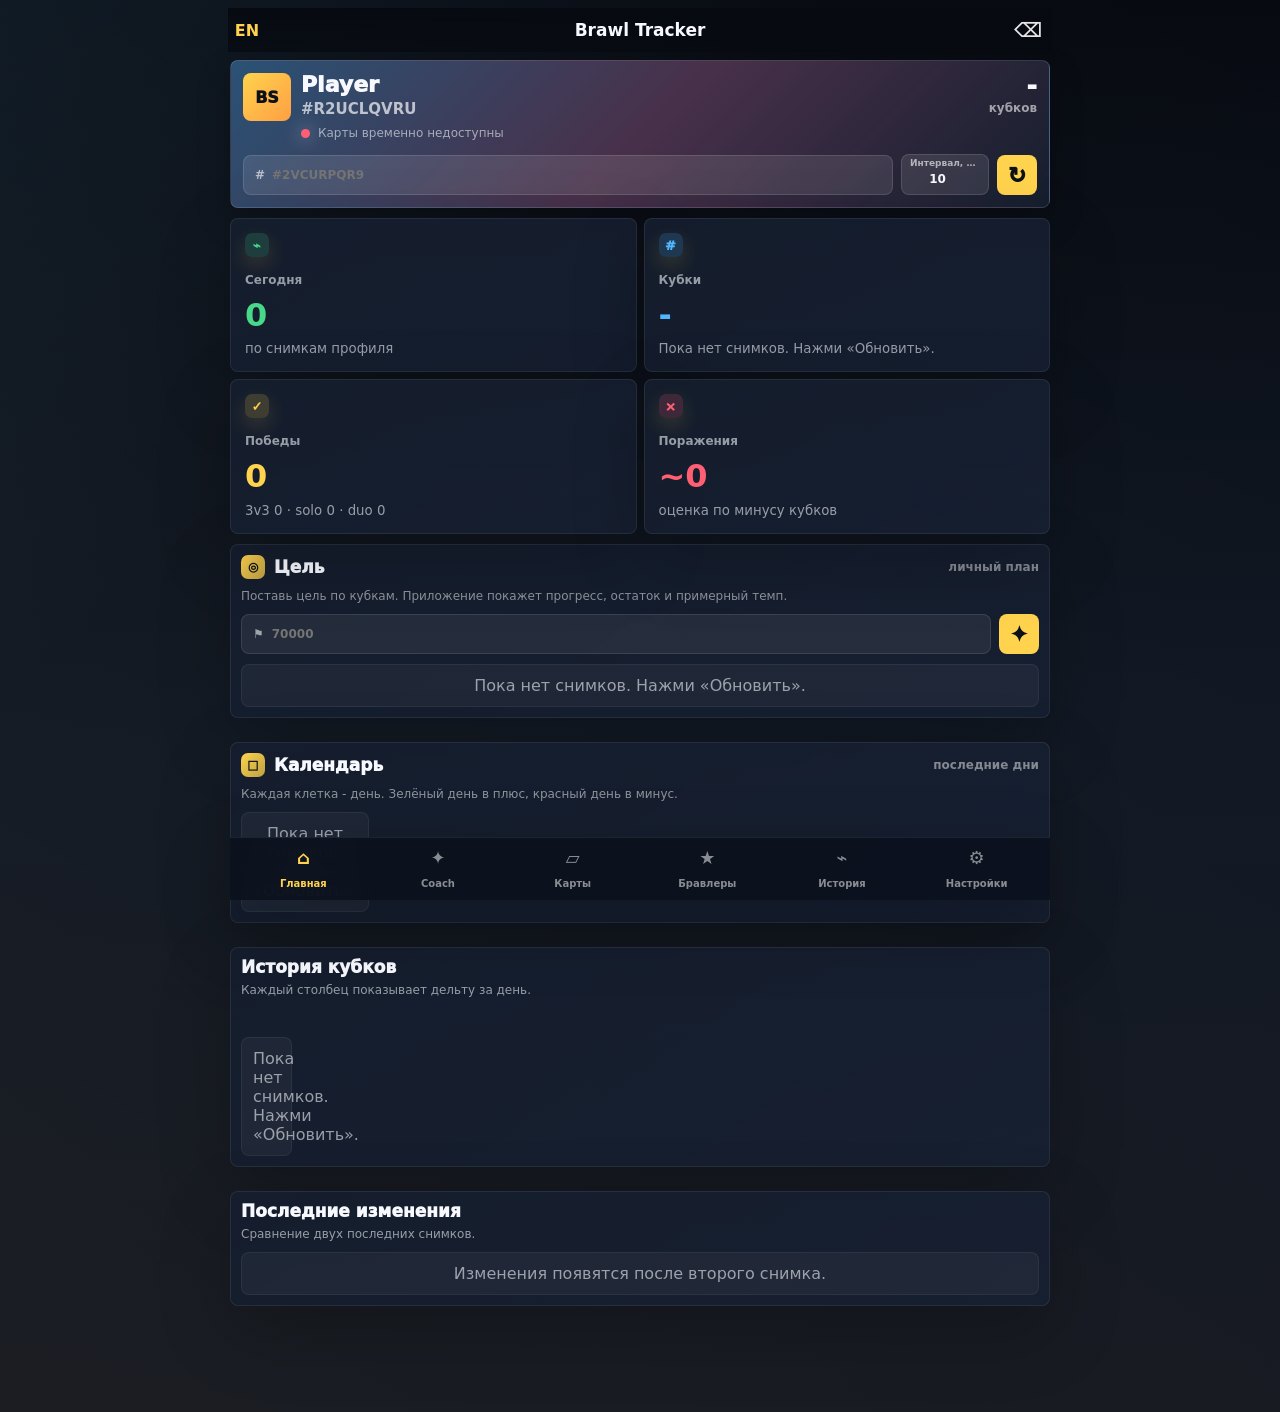
<file: index.html>
<!doctype html>
<html lang="ru">
  <head>
    <meta charset="utf-8" />
    <meta name="viewport" content="width=device-width, initial-scale=1, viewport-fit=cover" />
    <meta name="theme-color" content="#0b111d" />
    <meta name="apple-mobile-web-app-capable" content="yes" />
    <meta name="apple-mobile-web-app-status-bar-style" content="black-translucent" />
    <meta name="apple-mobile-web-app-title" content="Brawl Tracker" />
    <meta name="description" content="Tokenless Brawl Stars trophy tracker PWA with local snapshots, maps, brawlers, and RU/EN interface." />
    <title>Brawl Trophy Tracker PWA</title>
    <link rel="manifest" href="./manifest.webmanifest" />
    <link rel="apple-touch-icon" href="./icons/icon.svg" />
    <link rel="icon" href="./icons/icon.svg" />
    <link rel="stylesheet" href="./styles.css" />
  </head>
  <body>
    <main class="app-shell">
      <header class="native-nav">
        <button id="languageButton" class="nav-button" type="button">EN</button>
        <strong>Brawl Tracker</strong>
        <button id="clearButton" class="nav-button danger-nav" type="button" aria-label="Clear">⌫</button>
      </header>

      <section class="hero-card">
        <div class="account-row">
          <div class="account-mark" id="accountMark">BS</div>
          <div class="account-copy">
            <strong id="heroPlayerName">Player</strong>
            <span id="heroPlayerTag">#R2UCLQVRU</span>
            <div class="status-line compact">
              <span id="statusDot" class="status-dot"></span>
              <span id="statusText" data-i18n="statusReady">Введи тег и сделай первый снимок.</span>
            </div>
          </div>
          <div class="hero-trophies">
            <strong id="heroTrophies">-</strong>
            <span data-i18n="trophies">кубков</span>
          </div>
        </div>
        <form id="setupForm" class="setup-form">
          <label class="tag-field">
            <span>#</span>
            <input id="playerTagInput" placeholder="#2VCURPQR9" autocomplete="off" inputmode="text" />
          </label>
          <label class="interval-field">
            <span data-i18n="syncInterval">Интервал, мин</span>
            <input id="intervalInput" type="number" min="2" max="120" value="10" />
          </label>
          <button id="syncButton" class="sync-button" type="submit" aria-label="Sync">↻</button>
        </form>
      </section>

      <section id="dashboardTab" class="tab-panel active">
        <div class="metric-grid">
          <article class="metric-card accent-green">
            <i class="metric-icon">⌁</i>
            <span data-i18n="today">Сегодня</span>
            <strong id="todayDelta">0</strong>
            <small data-i18n="todayHint">по снимкам профиля</small>
          </article>
          <article class="metric-card accent-blue">
            <i class="metric-icon">#</i>
            <span data-i18n="currentTrophies">Кубки</span>
            <strong id="currentTrophies">-</strong>
            <small id="playerName">-</small>
          </article>
          <article class="metric-card accent-yellow">
            <i class="metric-icon">✓</i>
            <span data-i18n="wins">Победы</span>
            <strong id="winsTotal">0</strong>
            <small id="winsSplit">3v3 0 · solo 0 · duo 0</small>
          </article>
          <article class="metric-card accent-red">
            <i class="metric-icon">×</i>
            <span data-i18n="losses">Поражения</span>
            <strong id="lossEstimate">~0</strong>
            <small data-i18n="lossesHint">оценка по минусу кубков</small>
          </article>
        </div>

        <article class="panel">
          <div class="section-title">
            <i>◎</i>
            <strong data-i18n="goalTitle">Цель</strong>
            <span data-i18n="goalDetail">личный план</span>
          </div>
          <p class="info-text" data-i18n="goalHint">Поставь цель по кубкам. Приложение покажет прогресс, остаток и примерный темп.</p>
          <div class="goal-input-row">
            <label class="goal-input">
              <span>⚑</span>
              <input id="goalInput" type="number" inputmode="numeric" placeholder="70000" />
            </label>
            <button id="suggestGoalButton" class="sync-button" type="button">✦</button>
          </div>
          <div id="goalPanel" class="goal-panel"></div>
        </article>

        <article class="panel">
          <div class="section-title">
            <i>□</i>
            <strong data-i18n="calendarTitle">Календарь</strong>
            <span data-i18n="calendarDetail">последние дни</span>
          </div>
          <p class="info-text" data-i18n="calendarHint">Каждая клетка - день. Зелёный день в плюс, красный день в минус.</p>
          <div id="calendarGrid" class="calendar-grid"></div>
        </article>

        <article class="panel">
          <div class="panel-head">
            <div>
              <h2 data-i18n="historyTitle">История кубков</h2>
              <p data-i18n="historyHint">Каждый столбец показывает дельту за день.</p>
            </div>
          </div>
          <div id="homeHistoryChart" class="chart compact-chart"></div>
        </article>

        <article class="panel">
          <div class="panel-head">
            <div>
              <h2 data-i18n="recentChanges">Последние изменения</h2>
              <p data-i18n="recentChangesHint">Сравнение двух последних снимков.</p>
            </div>
          </div>
          <div id="recentChanges" class="list"></div>
        </article>
      </section>

      <section id="coachTab" class="tab-panel">
        <article class="panel">
          <div class="panel-head">
            <div>
              <h2 data-i18n="quickCoach">Coach Feed</h2>
              <p data-i18n="quickCoachHint">Что стоит сделать дальше по последним данным.</p>
            </div>
            <span id="lastSync">-</span>
          </div>
          <div id="coachList" class="coach-list"></div>
        </article>
      </section>

      <section id="brawlersTab" class="tab-panel">
        <article class="panel">
          <div class="panel-head sticky-head">
            <div>
              <h2 data-i18n="brawlersTitle">Бравлеры</h2>
              <p data-i18n="brawlersHint">Кубки, сила, ранг и прогресс каждого персонажа.</p>
            </div>
            <select id="brawlerSort" aria-label="Sort brawlers">
              <option value="trophies" data-i18n="sortTrophies">Кубки</option>
              <option value="power" data-i18n="sortPower">Сила</option>
              <option value="rank" data-i18n="sortRank">Ранг</option>
              <option value="name" data-i18n="sortName">Имя</option>
            </select>
          </div>
          <div id="brawlerList" class="brawler-list"></div>
        </article>
      </section>

      <section id="mapsTab" class="tab-panel">
        <article class="panel">
          <div class="panel-head">
            <div>
              <h2 data-i18n="currentMaps">Сейчас в игре</h2>
              <p data-i18n="currentMapsHint">Активные карты и режимы из BrawlAPI.</p>
            </div>
          </div>
          <div id="currentMaps" class="map-grid"></div>
        </article>

        <article class="panel">
          <div class="panel-head">
            <div>
              <h2 data-i18n="upcomingMaps">Следующие карты</h2>
              <p data-i18n="upcomingMapsHint">Отдельный список будущей ротации.</p>
            </div>
          </div>
          <div id="upcomingMaps" class="map-grid"></div>
        </article>
      </section>

      <section id="historyTab" class="tab-panel">
        <article class="panel">
          <div class="panel-head">
            <div>
              <h2 data-i18n="historyTitle">История кубков</h2>
              <p data-i18n="historyHint">Каждый столбец показывает дельту за день.</p>
            </div>
          </div>
          <div id="historyChart" class="chart"></div>
        </article>

        <details class="collapse-card" open>
          <summary>
            <span class="summary-icon">◉</span>
            <strong data-i18n="profile">Профиль</strong>
            <b data-i18n="collapse">Свернуть</b>
          </summary>
          <div id="profileStats" class="profile-grid"></div>
        </details>

        <details class="collapse-card">
          <summary>
            <span class="summary-icon">▤</span>
            <strong data-i18n="snapshotsTitle">Снимки</strong>
            <b data-i18n="open">Открыть</b>
          </summary>
          <p class="info-text" data-i18n="snapshotsHint">Данные хранятся локально в браузере.</p>
          <div id="snapshotList" class="list"></div>
        </details>
      </section>

      <section id="settingsTab" class="tab-panel">
        <article class="panel">
          <div class="panel-head">
            <div>
              <h2 data-i18n="settingsTitle">Настройки</h2>
              <p data-i18n="settingsHint">PWA-версия хранит историю локально на этом устройстве.</p>
            </div>
          </div>
          <div class="settings-list">
            <button id="installButton" class="settings-action hidden" type="button" data-i18n="install">Установить</button>
            <button class="settings-action" type="button" id="manualInstallButton" data-i18n="installHint">На iPhone: Safari -> Поделиться -> На экран «Домой».</button>
            <button class="settings-action danger" type="button" id="settingsClearButton" data-i18n="clear">Очистить</button>
          </div>
        </article>
      </section>

      <nav class="tabs" aria-label="Sections">
        <button class="tab active" data-tab="dashboard" type="button"><span>⌂</span><b data-i18n="tabDashboard">Главная</b></button>
        <button class="tab" data-tab="coach" type="button"><span>✦</span><b>Coach</b></button>
        <button class="tab" data-tab="maps" type="button"><span>▱</span><b data-i18n="tabMaps">Карты</b></button>
        <button class="tab" data-tab="brawlers" type="button"><span>★</span><b data-i18n="tabBrawlers">Бравлеры</b></button>
        <button class="tab" data-tab="history" type="button"><span>⌁</span><b data-i18n="tabHistory">История</b></button>
        <button class="tab" data-tab="settings" type="button"><span>⚙</span><b data-i18n="tabSettings">Настройки</b></button>
      </nav>
    </main>

    <dialog id="mapDialog" class="map-dialog">
      <button id="closeMapDialog" class="dialog-close" type="button">×</button>
      <img id="mapPreview" alt="" />
      <div class="dialog-info">
        <strong id="mapDialogTitle"></strong>
        <span id="mapDialogMode"></span>
      </div>
    </dialog>

    <script src="./app.js" type="module"></script>
  </body>
</html>
</file>
<file: styles.css>
:root {
  color-scheme: dark;
  --bg: #070a11;
  --surface-deep: #0b111d;
  --surface: #151e2e;
  --surface-soft: #1a2638;
  --line: rgba(255, 255, 255, 0.075);
  --text: #f7f9ff;
  --muted: rgba(247, 249, 255, 0.58);
  --faint: rgba(247, 249, 255, 0.36);
  --yellow: #ffd34d;
  --green: #48d889;
  --blue: #52b6ff;
  --red: #ff5f72;
  --purple: #9b83ff;
  --pink: #ff72ae;
}

* {
  box-sizing: border-box;
}

body {
  margin: 0;
  min-height: 100vh;
  background:
    linear-gradient(140deg, rgba(82, 182, 255, 0.08), transparent 34rem),
    linear-gradient(210deg, transparent, rgba(255, 211, 77, 0.045)),
    linear-gradient(180deg, #070a11 0%, #0e1624 52%, #111521 100%);
  color: var(--text);
  font-family: Inter, ui-sans-serif, system-ui, -apple-system, BlinkMacSystemFont, "SF Pro Display", "Segoe UI", sans-serif;
  -webkit-font-smoothing: antialiased;
}

button,
input,
select {
  font: inherit;
}

button {
  cursor: pointer;
}

.app-shell {
  width: min(1120px, calc(100% - 28px));
  margin: 0 auto;
  padding: calc(env(safe-area-inset-top) + 18px) 0 calc(env(safe-area-inset-bottom) + 28px);
}

.hero,
.connect-card,
.metric-grid,
.panel,
.tabs {
  margin-bottom: 14px;
}

.hero {
  display: flex;
  align-items: flex-start;
  justify-content: space-between;
  gap: 18px;
  padding: 18px 0 4px;
}

.eyebrow,
.hero p,
.panel-head p,
.status-line,
.metric-card small,
.row span,
.coach-card span,
.map-card small,
.map-card span,
.chip-row span,
.bar-wrap span {
  color: var(--muted);
}

.eyebrow {
  margin: 0 0 7px;
  color: var(--blue);
  font-size: 12px;
  font-weight: 900;
  text-transform: uppercase;
}

h1,
h2,
p {
  margin: 0;
}

h1 {
  max-width: 11ch;
  font-size: clamp(40px, 10vw, 76px);
  line-height: 0.92;
  letter-spacing: 0;
}

h2 {
  font-size: 18px;
  line-height: 1.1;
}

.hero p:not(.eyebrow) {
  max-width: 560px;
  margin-top: 10px;
  line-height: 1.45;
}

.hero-actions {
  display: flex;
  gap: 9px;
}

.icon-button,
.install-button,
.primary-button,
.danger-button,
.tab,
select,
input {
  min-height: 42px;
  border: 1px solid var(--line);
  border-radius: 8px;
  color: var(--text);
  background: rgba(255, 255, 255, 0.055);
}

.icon-button,
.install-button,
.primary-button,
.danger-button,
.tab {
  padding: 0 13px;
  font-weight: 900;
}

.primary-button {
  color: #101417;
  border: 0;
  background: linear-gradient(135deg, var(--yellow), #ff9f43);
}

.danger-button {
  color: var(--red);
  background: rgba(255, 95, 114, 0.1);
}

.hidden {
  display: none !important;
}

.connect-card,
.panel,
.metric-card,
.tabs {
  border: 1px solid var(--line);
  border-radius: 8px;
  background: linear-gradient(145deg, rgba(21, 30, 46, 0.94), rgba(23, 32, 51, 0.78));
  box-shadow: 0 24px 72px rgba(0, 0, 0, 0.22);
}

.connect-card {
  padding: 12px;
}

.setup-form {
  display: grid;
  grid-template-columns: 1.3fr 0.75fr auto;
  gap: 9px;
  align-items: end;
}

label {
  display: grid;
  gap: 6px;
  color: var(--muted);
  font-size: 12px;
  font-weight: 800;
}

input,
select {
  width: 100%;
  padding: 0 12px;
  outline: none;
}

input:focus,
select:focus {
  border-color: rgba(82, 182, 255, 0.7);
}

.status-line {
  display: flex;
  align-items: center;
  gap: 8px;
  min-height: 30px;
  padding-top: 10px;
  font-size: 13px;
}

.status-dot {
  width: 9px;
  height: 9px;
  border-radius: 50%;
  background: var(--yellow);
  box-shadow: 0 0 18px currentColor;
}

.status-dot.good {
  background: var(--green);
}

.status-dot.bad {
  background: var(--red);
}

.tabs {
  position: sticky;
  top: env(safe-area-inset-top);
  z-index: 5;
  display: grid;
  grid-template-columns: repeat(4, 1fr);
  gap: 5px;
  padding: 5px;
  backdrop-filter: blur(18px);
}

.tab {
  min-height: 38px;
  border: 0;
  color: var(--muted);
  background: transparent;
}

.tab.active {
  color: #101417;
  background: var(--yellow);
}

.tab-panel {
  display: none;
}

.tab-panel.active {
  display: grid;
  gap: 14px;
}

.metric-grid {
  display: grid;
  grid-template-columns: repeat(4, minmax(0, 1fr));
  gap: 10px;
}

.metric-card {
  min-height: 132px;
  padding: 15px;
}

.metric-card span {
  color: var(--muted);
  font-size: 12px;
  font-weight: 900;
}

.metric-card strong {
  display: block;
  margin: 13px 0 7px;
  font-size: clamp(28px, 7vw, 44px);
  line-height: 0.95;
}

.accent-green strong,
.positive {
  color: var(--green);
}

.accent-blue strong {
  color: var(--blue);
}

.accent-yellow strong {
  color: var(--yellow);
}

.accent-red strong,
.negative {
  color: var(--red);
}

.neutral {
  color: var(--text);
}

.panel {
  padding: 14px;
  overflow: hidden;
}

.panel-head {
  display: flex;
  align-items: flex-start;
  justify-content: space-between;
  gap: 12px;
  margin-bottom: 12px;
}

.panel-head p {
  margin-top: 5px;
  font-size: 13px;
  line-height: 1.35;
}

.sticky-head {
  position: sticky;
  top: 58px;
  z-index: 4;
  padding-bottom: 9px;
  background: linear-gradient(180deg, rgba(21, 30, 46, 0.98), rgba(21, 30, 46, 0.82));
  backdrop-filter: blur(14px);
}

.coach-list,
.list,
.brawler-list,
.map-grid {
  display: grid;
  gap: 8px;
}

.coach-list {
  grid-template-columns: repeat(2, minmax(0, 1fr));
}

.coach-card,
.row,
.brawler-card,
.map-card,
.empty {
  border: 1px solid rgba(255, 255, 255, 0.06);
  border-radius: 8px;
  background: rgba(255, 255, 255, 0.045);
}

.coach-card,
.row,
.empty {
  padding: 11px;
}

.coach-card {
  display: grid;
  gap: 4px;
}

.row {
  display: flex;
  align-items: center;
  justify-content: space-between;
  gap: 12px;
}

.row strong,
.coach-card strong,
.brawler-title strong {
  font-size: 14px;
}

.row b {
  white-space: nowrap;
}

.empty {
  color: var(--muted);
  text-align: center;
}

.brawler-list {
  grid-template-columns: repeat(2, minmax(0, 1fr));
}

.brawler-card {
  display: grid;
  grid-template-columns: 56px 1fr;
  gap: 10px;
  padding: 9px;
}

.brawler-avatar {
  display: grid;
  place-items: center;
  width: 56px;
  height: 56px;
  border-radius: 8px;
  overflow: hidden;
  background: linear-gradient(145deg, rgba(255, 211, 77, 0.18), rgba(82, 182, 255, 0.09));
}

.brawler-avatar img {
  width: 100%;
  height: 100%;
  object-fit: contain;
}

.brawler-avatar span {
  color: var(--yellow);
  font-size: 24px;
  font-weight: 900;
}

.brawler-body {
  min-width: 0;
  display: grid;
  gap: 7px;
}

.brawler-title,
.chip-row {
  display: flex;
  align-items: center;
  gap: 7px;
}

.brawler-title {
  justify-content: space-between;
}

.brawler-title strong {
  overflow: hidden;
  text-overflow: ellipsis;
  white-space: nowrap;
}

.brawler-title b {
  color: var(--yellow);
}

.chip-row {
  flex-wrap: wrap;
}

.chip-row span {
  padding: 3px 6px;
  border-radius: 999px;
  background: rgba(255, 255, 255, 0.06);
  font-size: 11px;
  font-weight: 800;
}

.progress {
  height: 6px;
  border-radius: 999px;
  background: rgba(255, 255, 255, 0.08);
  overflow: hidden;
}

.progress i {
  display: block;
  height: 100%;
  border-radius: inherit;
  background: linear-gradient(90deg, var(--blue), var(--purple));
}

.map-grid {
  grid-template-columns: repeat(2, minmax(0, 1fr));
}

.map-card {
  display: grid;
  gap: 6px;
  min-height: 174px;
  padding: 8px;
  color: var(--text);
  text-align: left;
}

.map-card img {
  width: 100%;
  aspect-ratio: 16 / 9;
  border-radius: 7px;
  object-fit: cover;
  background: var(--surface-deep);
}

.map-card span {
  font-size: 12px;
  font-weight: 900;
}

.map-card strong {
  font-size: 15px;
}

.map-card small {
  justify-self: start;
  padding: 3px 7px;
  border-radius: 999px;
  background: rgba(72, 216, 137, 0.1);
  color: var(--green);
  font-weight: 900;
}

.chart {
  display: grid;
  grid-template-columns: repeat(14, minmax(18px, 1fr));
  align-items: end;
  gap: 7px;
  min-height: 210px;
}

.bar-wrap {
  display: grid;
  align-content: end;
  gap: 6px;
  min-height: 198px;
  text-align: center;
  font-size: 11px;
}

.bar {
  min-height: 8px;
  border-radius: 999px 999px 4px 4px;
  background: linear-gradient(180deg, var(--green), #268f59);
}

.bar.negative-bar {
  background: linear-gradient(180deg, var(--red), #9a3140);
}

.map-dialog {
  width: min(92vw, 720px);
  border: 1px solid var(--line);
  border-radius: 10px;
  padding: 0;
  color: var(--text);
  background: var(--surface-deep);
}

.map-dialog::backdrop {
  background: rgba(0, 0, 0, 0.72);
}

.map-dialog img {
  display: block;
  width: 100%;
  max-height: 70vh;
  object-fit: contain;
  background: #03050a;
}

.dialog-close {
  position: absolute;
  right: 10px;
  top: 10px;
  width: 38px;
  height: 38px;
  border: 0;
  border-radius: 999px;
  color: var(--text);
  background: rgba(0, 0, 0, 0.62);
  font-size: 28px;
  line-height: 1;
}

.dialog-info {
  display: grid;
  gap: 4px;
  padding: 13px;
}

.dialog-info span {
  color: var(--muted);
}

@media (max-width: 860px) {
  .hero,
  .setup-form,
  .metric-grid,
  .coach-list,
  .brawler-list {
    grid-template-columns: 1fr;
  }

  .hero,
  .setup-form {
    display: grid;
  }

  .primary-button {
    width: 100%;
  }
}

@media (max-width: 560px) {
  .app-shell {
    width: min(100% - 18px, 1120px);
  }

  .hero {
    padding-top: 8px;
  }

  .hero-actions {
    justify-content: space-between;
  }

  .tabs {
    overflow: auto;
    grid-template-columns: repeat(4, minmax(92px, 1fr));
  }

  .metric-grid,
  .map-grid {
    grid-template-columns: 1fr 1fr;
  }

  .metric-card {
    min-height: 120px;
    padding: 12px;
  }

  .map-card {
    min-height: 152px;
  }

  .chart {
    gap: 4px;
  }
}

/* SwiftUI parity layer */
.app-shell {
  max-width: 520px;
  padding-top: calc(env(safe-area-inset-top) + 8px);
  padding-bottom: calc(env(safe-area-inset-bottom) + 92px);
}

.native-nav {
  position: sticky;
  top: 0;
  z-index: 10;
  display: grid;
  grid-template-columns: 44px 1fr 44px;
  align-items: center;
  min-height: 44px;
  margin: 0 -2px 8px;
  color: var(--text);
  text-align: center;
  background: linear-gradient(180deg, rgba(7, 10, 17, 0.96), rgba(7, 10, 17, 0.72));
  backdrop-filter: blur(18px);
}

.native-nav strong {
  font-size: 17px;
  font-weight: 900;
}

.nav-button {
  width: 38px;
  height: 38px;
  border: 0;
  border-radius: 999px;
  color: var(--yellow);
  background: transparent;
  font-weight: 900;
}

.danger-nav {
  color: rgba(255, 255, 255, 0.9);
  font-size: 20px;
}

.hero-card {
  margin-bottom: 10px;
  padding: 12px;
  border: 1px solid rgba(255, 255, 255, 0.12);
  border-radius: 8px;
  background:
    linear-gradient(135deg, rgba(82, 182, 255, 0.34), rgba(255, 114, 174, 0.22), transparent),
    var(--surface);
  box-shadow: 0 14px 34px rgba(0, 0, 0, 0.22);
}

.account-row {
  display: grid;
  grid-template-columns: 48px 1fr 104px;
  gap: 10px;
  align-items: start;
}

.account-mark {
  display: grid;
  place-items: center;
  width: 48px;
  height: 48px;
  border-radius: 8px;
  color: #0c1118;
  background: linear-gradient(135deg, var(--yellow), #ff9f43);
  font-weight: 1000;
}

.account-copy {
  min-width: 0;
  display: grid;
  gap: 4px;
}

.account-copy strong {
  overflow: hidden;
  color: var(--text);
  font-size: 22px;
  font-weight: 1000;
  line-height: 1.05;
  text-overflow: ellipsis;
  white-space: nowrap;
}

.account-copy > span {
  color: rgba(255, 255, 255, 0.68);
  font-size: 15px;
  font-weight: 800;
}

.status-line.compact {
  min-height: 22px;
  padding: 0;
  font-size: 12px;
  line-height: 1.2;
}

.hero-trophies {
  display: grid;
  justify-items: end;
  gap: 3px;
}

.hero-trophies strong {
  max-width: 104px;
  overflow: hidden;
  font-size: 25px;
  font-weight: 1000;
  line-height: 1;
  text-overflow: ellipsis;
  white-space: nowrap;
}

.hero-trophies span {
  color: rgba(255, 255, 255, 0.58);
  font-size: 12px;
  font-weight: 800;
}

.setup-form {
  grid-template-columns: 1fr 88px 40px;
  gap: 8px;
  margin-top: 10px;
}

.tag-field,
.interval-field {
  display: flex;
  align-items: center;
  gap: 7px;
  min-height: 40px;
  padding: 0 11px;
  border: 1px solid rgba(255, 255, 255, 0.12);
  border-radius: 8px;
  color: rgba(255, 255, 255, 0.62);
  background: rgba(255, 255, 255, 0.10);
}

.tag-field input,
.interval-field input {
  min-height: 0;
  height: 38px;
  border: 0;
  padding: 0;
  background: transparent;
}

.interval-field {
  display: grid;
  grid-template-columns: 1fr;
  gap: 0;
  padding: 4px 8px;
}

.interval-field span {
  overflow: hidden;
  font-size: 9px;
  line-height: 1;
  text-overflow: ellipsis;
  white-space: nowrap;
}

.interval-field input {
  height: 22px;
  text-align: center;
}

.sync-button {
  width: 40px;
  height: 40px;
  border: 0;
  border-radius: 8px;
  color: #0c1118;
  background: var(--yellow);
  font-size: 22px;
  font-weight: 1000;
}

.tabs {
  position: fixed;
  left: 50%;
  right: auto;
  bottom: 0;
  top: auto;
  z-index: 20;
  width: min(100%, 520px);
  transform: translateX(-50%);
  grid-template-columns: repeat(6, minmax(0, 1fr));
  gap: 0;
  margin: 0;
  padding: 7px 6px calc(env(safe-area-inset-bottom) + 7px);
  border-width: 1px 0 0;
  border-radius: 0;
  background: rgba(11, 17, 29, 0.94);
}

.tab {
  display: grid;
  place-items: center;
  gap: 3px;
  min-width: 0;
  min-height: 48px;
  padding: 0 2px;
  color: rgba(255, 255, 255, 0.52);
  font-size: 11px;
}

.tab span {
  font-size: 18px;
  line-height: 1;
}

.tab b {
  max-width: 100%;
  overflow: hidden;
  font-size: 10px;
  line-height: 1;
  text-overflow: ellipsis;
  white-space: nowrap;
}

.tab.active {
  color: var(--yellow);
  background: transparent;
}

.tab.active b,
.tab.active span {
  color: var(--yellow);
}

.tab-panel.active {
  gap: 10px;
}

.metric-grid {
  grid-template-columns: repeat(2, minmax(0, 1fr));
  gap: 7px;
  margin-bottom: 0;
}

.metric-card,
.panel,
.coach-card,
.row,
.brawler-card,
.map-card,
.empty {
  border-radius: 8px;
}

.metric-card {
  position: relative;
  min-height: 138px;
  padding: 14px;
  background: linear-gradient(145deg, rgba(21, 30, 46, 0.94), rgba(23, 32, 51, 0.84));
}

.metric-icon {
  display: grid;
  place-items: center;
  width: 24px;
  height: 24px;
  margin-bottom: 12px;
  border-radius: 7px;
  color: #0c1118;
  background: linear-gradient(135deg, var(--yellow), rgba(255, 211, 77, 0.72));
  font-style: normal;
  font-size: 13px;
  font-weight: 1000;
  box-shadow: 0 8px 20px rgba(255, 211, 77, 0.16);
}

.metric-card strong {
  margin: 12px 0 8px;
  font-size: 32px;
}

.accent-green .metric-icon {
  background: rgba(72, 216, 137, 0.18);
  color: var(--green);
}

.accent-blue .metric-icon {
  background: rgba(82, 182, 255, 0.18);
  color: var(--blue);
}

.accent-yellow .metric-icon {
  background: rgba(255, 211, 77, 0.18);
  color: var(--yellow);
}

.accent-red .metric-icon {
  background: rgba(255, 95, 114, 0.18);
  color: var(--red);
}

.panel {
  padding: 10px;
  background: linear-gradient(145deg, rgba(21, 30, 46, 0.94), rgba(23, 32, 51, 0.84));
}

.panel-head {
  align-items: center;
  margin-bottom: 10px;
}

.panel-head h2 {
  font-size: 17px;
  font-weight: 1000;
}

.panel-head p {
  font-size: 12px;
}

.section-title {
  display: flex;
  align-items: center;
  gap: 9px;
  margin-bottom: 9px;
}

.section-title i,
.summary-icon {
  display: grid;
  place-items: center;
  width: 24px;
  height: 24px;
  border-radius: 7px;
  color: #0c1118;
  background: linear-gradient(135deg, var(--yellow), rgba(255, 211, 77, 0.72));
  font-style: normal;
  font-size: 12px;
  font-weight: 1000;
}

.section-title strong {
  color: var(--text);
  font-size: 17px;
  font-weight: 1000;
}

.section-title span {
  margin-left: auto;
  color: rgba(255, 255, 255, 0.48);
  font-size: 12px;
  font-weight: 800;
}

.info-text {
  margin: 0 0 10px;
  color: rgba(255, 255, 255, 0.52);
  font-size: 12px;
  line-height: 1.35;
}

.goal-input-row {
  display: grid;
  grid-template-columns: 1fr 40px;
  gap: 8px;
  margin-bottom: 10px;
}

.goal-input {
  display: flex;
  align-items: center;
  gap: 8px;
  min-height: 40px;
  padding: 0 11px;
  border: 1px solid rgba(255, 255, 255, 0.10);
  border-radius: 8px;
  background: rgba(255, 255, 255, 0.07);
}

.goal-input input {
  min-height: 0;
  height: 38px;
  border: 0;
  padding: 0;
  background: transparent;
  font-weight: 900;
}

.goal-panel {
  display: grid;
  gap: 9px;
}

.goal-topline,
.goal-stats {
  display: flex;
  align-items: center;
  justify-content: space-between;
  gap: 8px;
}

.goal-topline strong {
  font-size: 15px;
}

.goal-topline span,
.goal-stats span {
  color: rgba(255, 255, 255, 0.52);
  font-size: 12px;
  font-weight: 800;
}

.goal-stats b {
  color: var(--text);
}

.goal-bar {
  height: 8px;
  border-radius: 999px;
  background: rgba(255, 255, 255, 0.08);
  overflow: hidden;
}

.goal-bar i {
  display: block;
  height: 100%;
  border-radius: inherit;
  background: linear-gradient(90deg, var(--green), var(--blue));
}

.calendar-grid {
  display: grid;
  grid-template-columns: repeat(6, minmax(0, 1fr));
  gap: 6px;
}

.calendar-cell {
  display: grid;
  gap: 3px;
  min-height: 44px;
  align-content: center;
  border: 1px solid rgba(255, 255, 255, 0.06);
  border-radius: 8px;
  background: rgba(255, 255, 255, 0.045);
  text-align: center;
}

.calendar-cell span {
  color: rgba(255, 255, 255, 0.44);
  font-size: 10px;
  font-weight: 900;
}

.calendar-cell b {
  font-size: 11px;
}

.calendar-cell.positive {
  background: rgba(72, 216, 137, 0.11);
  border-color: rgba(72, 216, 137, 0.18);
}

.calendar-cell.negative {
  background: rgba(255, 95, 114, 0.11);
  border-color: rgba(255, 95, 114, 0.18);
}

.collapse-card {
  padding: 0;
  border: 1px solid var(--line);
  border-radius: 8px;
  background: linear-gradient(145deg, rgba(21, 30, 46, 0.94), rgba(23, 32, 51, 0.84));
  overflow: hidden;
}

.collapse-card summary {
  display: flex;
  align-items: center;
  gap: 10px;
  min-height: 52px;
  padding: 10px 12px;
  cursor: pointer;
  list-style: none;
}

.collapse-card summary::-webkit-details-marker {
  display: none;
}

.collapse-card summary strong {
  color: var(--text);
  font-size: 17px;
  font-weight: 1000;
}

.collapse-card summary b {
  margin-left: auto;
  color: rgba(255, 255, 255, 0.46);
  font-size: 11px;
  font-weight: 1000;
}

.collapse-card > .list,
.collapse-card > .profile-grid,
.collapse-card > .info-text {
  margin: 0 10px 10px;
}

.profile-grid {
  display: grid;
  grid-template-columns: repeat(2, minmax(0, 1fr));
  gap: 8px;
}

.profile-stat {
  display: grid;
  gap: 4px;
  min-height: 58px;
  padding: 10px;
  border: 1px solid rgba(255, 255, 255, 0.06);
  border-radius: 8px;
  background: rgba(255, 255, 255, 0.045);
}

.profile-stat span {
  color: rgba(255, 255, 255, 0.48);
  font-size: 11px;
  font-weight: 900;
}

.profile-stat strong {
  color: var(--text);
  font-size: 16px;
  font-weight: 1000;
}

.coach-list,
.brawler-list,
.map-grid {
  grid-template-columns: 1fr;
}

.brawler-card {
  grid-template-columns: 40px 1fr;
  padding: 8px;
  background: linear-gradient(145deg, rgba(21, 30, 46, 0.74), rgba(23, 32, 51, 0.48));
}

.brawler-avatar {
  width: 40px;
  height: 40px;
}

.chip-row {
  gap: 5px;
}

.chip-row span {
  padding: 3px 6px;
  font-size: 10px;
}

.map-card {
  min-height: auto;
  padding: 9px;
  background: linear-gradient(145deg, rgba(21, 30, 46, 0.74), rgba(23, 32, 51, 0.48));
}

.map-card img {
  aspect-ratio: 16 / 9;
}

.chart {
  min-height: 190px;
}

.compact-chart {
  min-height: 148px;
}

.compact-chart .bar-wrap {
  min-height: 138px;
}

.settings-list {
  display: grid;
  gap: 8px;
}

.settings-action {
  min-height: 46px;
  border: 1px solid rgba(255, 255, 255, 0.08);
  border-radius: 8px;
  color: var(--text);
  background: rgba(255, 255, 255, 0.055);
  padding: 0 12px;
  font-weight: 900;
  text-align: left;
}

.settings-action.danger {
  color: var(--red);
  background: rgba(255, 95, 114, 0.10);
}

@media (min-width: 700px) {
  .app-shell {
    max-width: 820px;
  }

  .tabs {
    width: min(100%, 820px);
  }

  .brawler-list,
  .map-grid,
  .coach-list {
    grid-template-columns: repeat(2, minmax(0, 1fr));
  }
}
</file>
